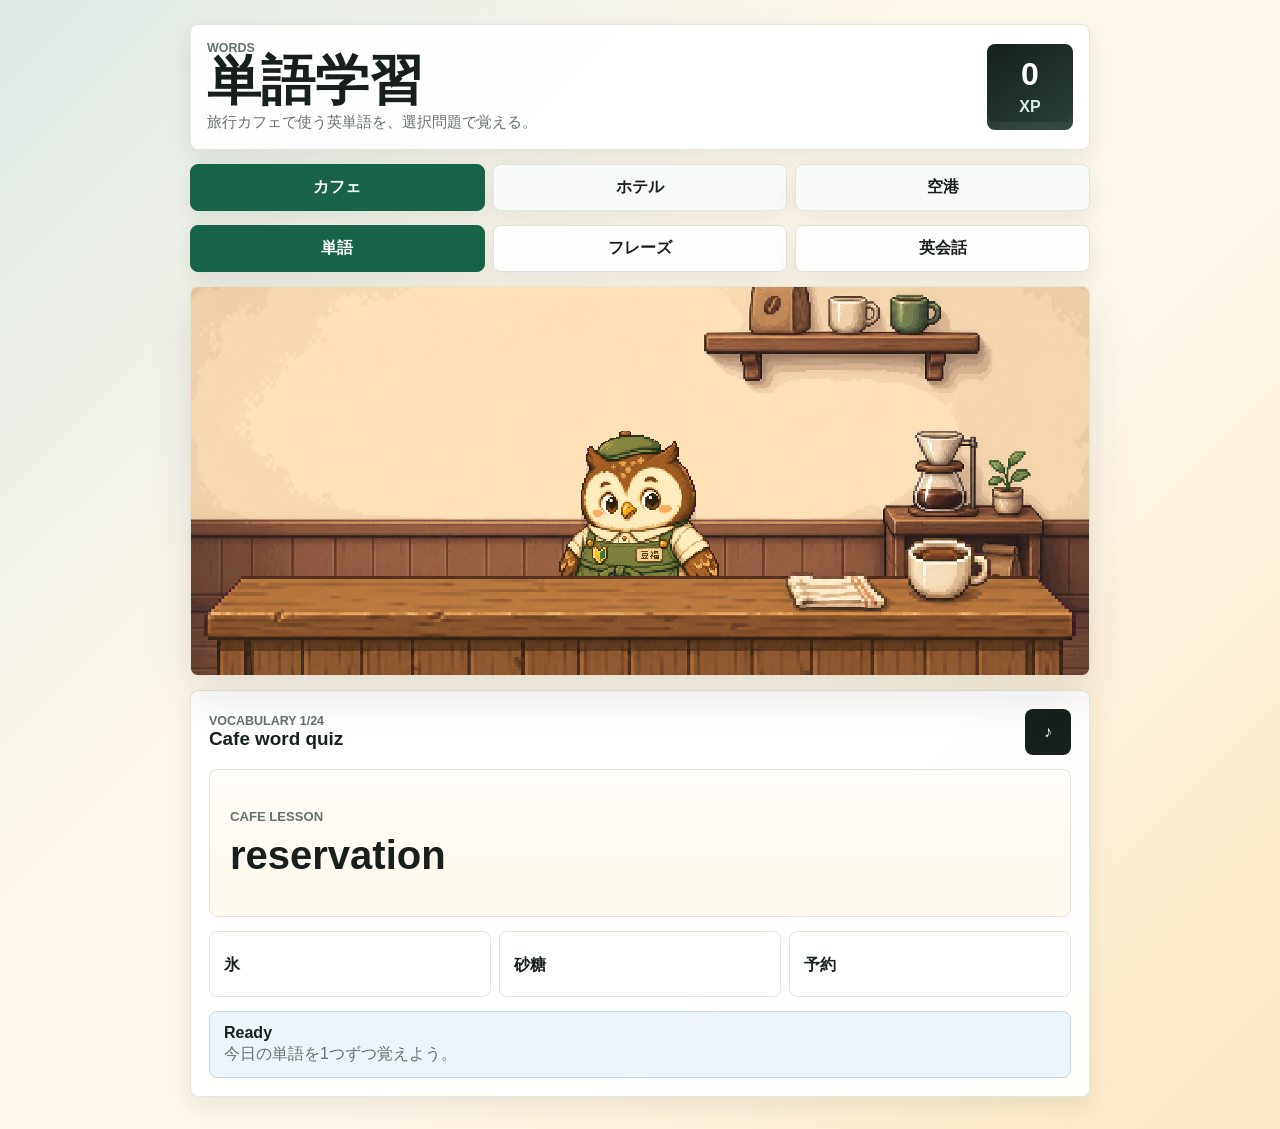
<file: index.html>
<!doctype html>
<html lang="ja">
  <head>
    <meta charset="utf-8" />
    <meta name="viewport" content="width=device-width, initial-scale=1" />
    <title>TripTalk Cafe - Words</title>
    <link rel="stylesheet" href="styles.css?v=hide-vocab-input" />
  </head>
  <body data-area="cafe" data-mode="vocabulary">
    <main class="app-shell">
      <section class="main-panel" aria-label="Cafe vocabulary lesson">
        <header class="topbar">
          <div>
            <p class="kicker">Words</p>
            <h1>単語学習</h1>
            <p class="topbar-copy">旅行カフェで使う英単語を、選択問題で覚える。</p>
          </div>
          <div class="xp-badge" aria-label="Total XP">
            <strong id="totalXp">0</strong>
            <span>XP</span>
          </div>
        </header>

        <nav class="area-nav" aria-label="Travel areas">
          <a class="active" href="index.html">カフェ</a>
          <a href="hotel.html">ホテル</a>
          <a href="airport.html">空港</a>
        </nav>

        <nav class="mode-nav" aria-label="Learning pages">
          <a class="active" href="index.html">単語</a>
          <a href="phrases.html">フレーズ</a>
          <a href="roleplay.html">英会話</a>
        </nav>

        <section class="cafe-stage" id="cafeStage" aria-label="Cafe room">
          <img id="interiorBack" class="interior-layer interior-back" src="assets/interiors/cafe/cafe-lv1-back.png" alt="" />
          <div class="barista" id="barista" aria-label="Mamefuku character">
            <img id="mamefukuImage" class="mamefuku-image" src="assets/characters/mamefuku/mamefuku-lv1.png" alt="Mamefuku cafe apprentice" />
          </div>
          <img id="interiorFront" class="interior-layer interior-front" src="assets/interiors/cafe/cafe-lv1-front.png" alt="" />
        </section>

        <section class="lesson-card">
          <div class="lesson-head">
            <div>
              <p class="label" id="modeLabel">Vocabulary</p>
              <h2 id="promptTitle">Cafe word quiz</h2>
            </div>
            <button class="icon-button" id="soundButton" type="button" aria-label="Read English aloud" title="Read English aloud">
              <span aria-hidden="true">♪</span>
            </button>
          </div>

          <div class="question-box" id="questionBox" aria-live="polite"></div>

          <form class="answer-form" id="answerForm">
            <label for="answerInput" id="answerLabel">Your answer</label>
            <div class="answer-row">
              <input id="answerInput" name="answer" autocomplete="off" placeholder="Type your answer..." />
              <button type="submit">Send</button>
            </div>
          </form>

          <div class="choice-grid" id="choiceGrid" aria-label="Answer choices"></div>

          <section class="feedback" id="feedback" aria-live="polite">
            <strong>Ready</strong>
            <span>今日の単語を1つずつ覚えよう。</span>
          </section>
        </section>
      </section>
    </main>

    <script src="app.js?v=lesson-content-2"></script>
  </body>
</html>
</file>
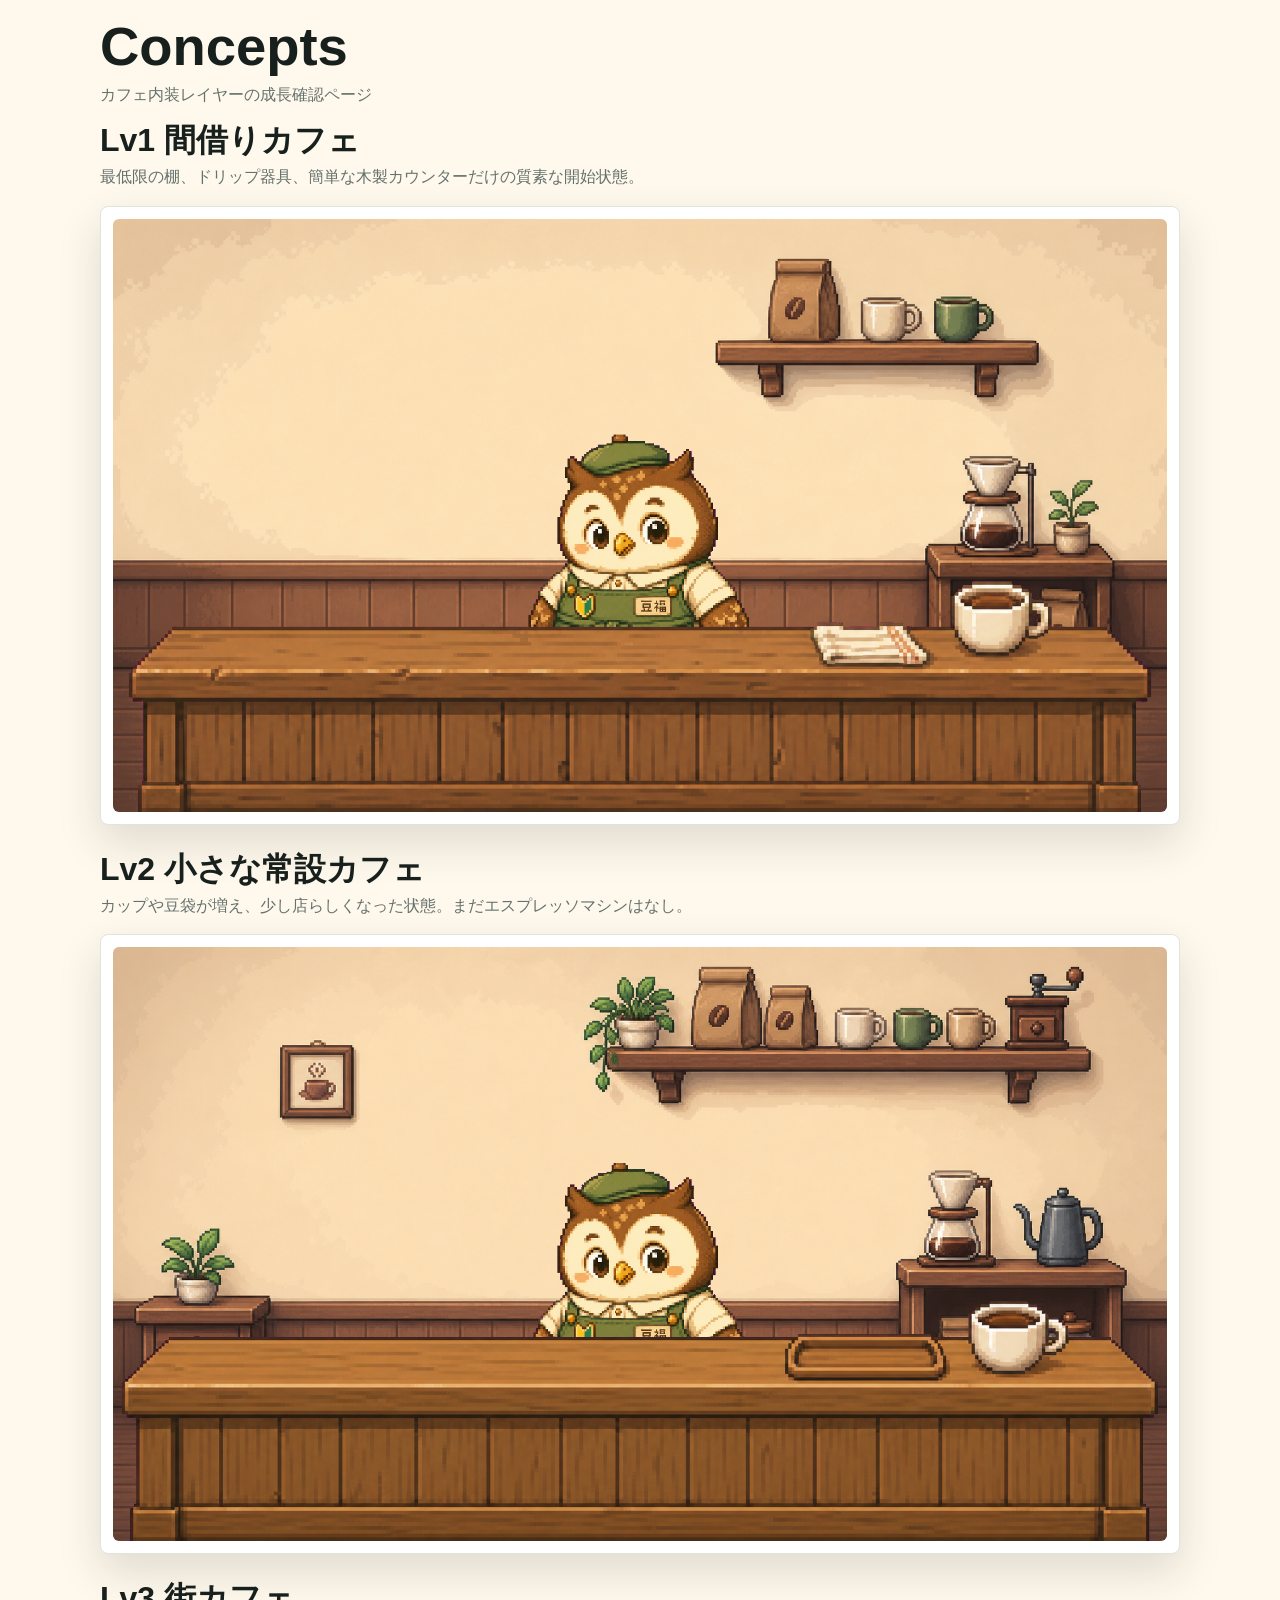
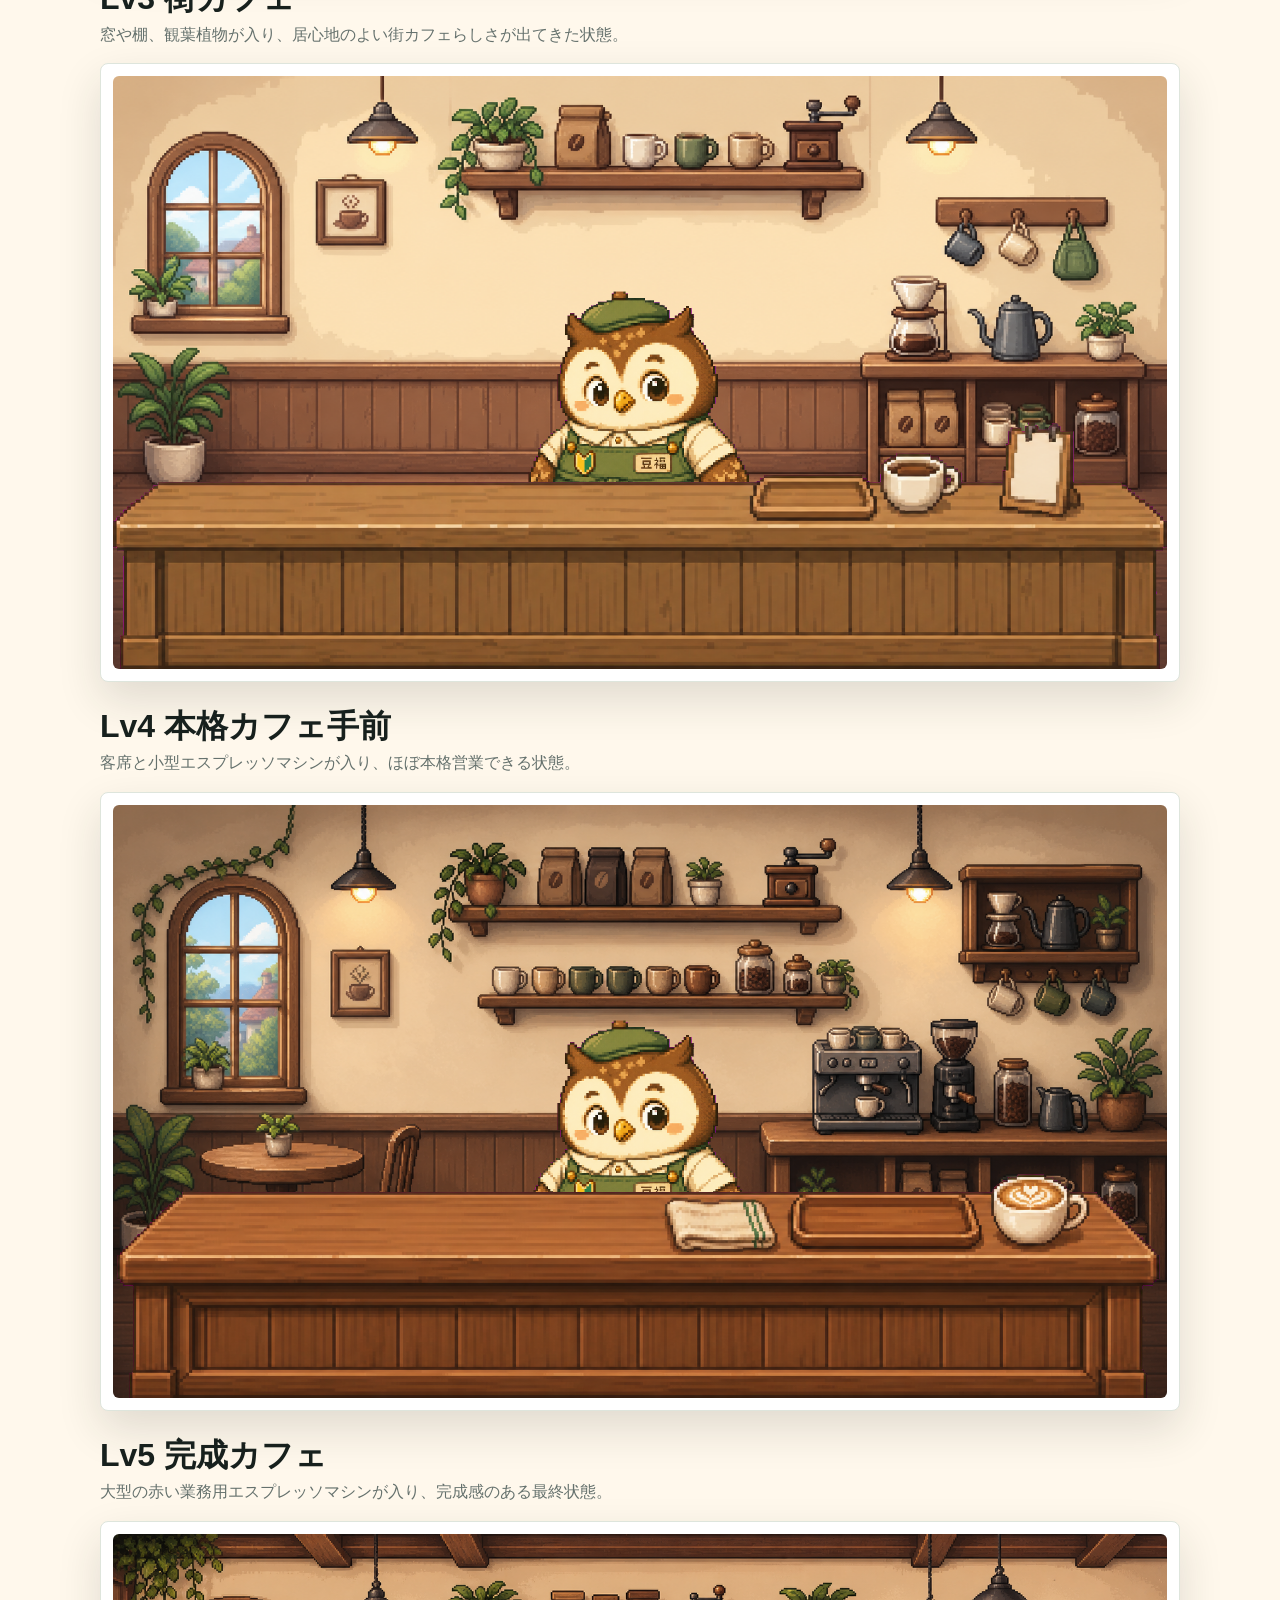
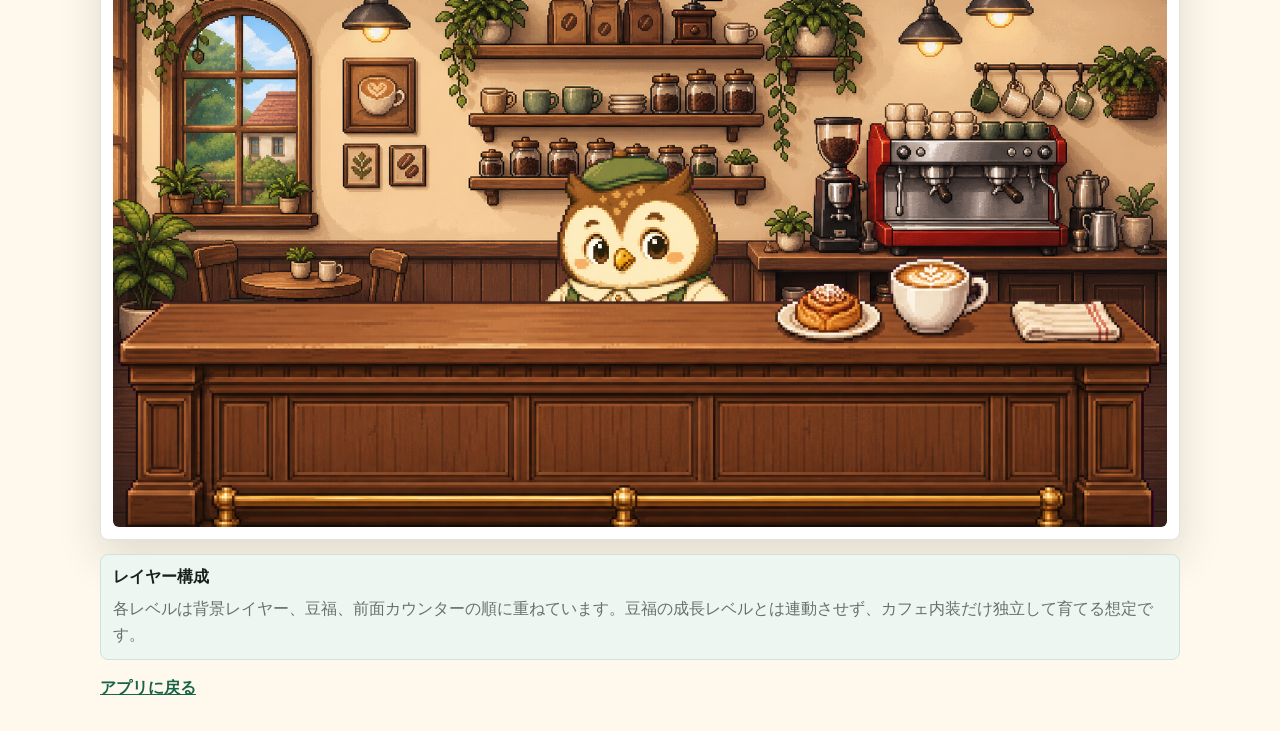
<file: concepts.html>
<!doctype html>
<html lang="ja">
  <head>
    <meta charset="utf-8" />
    <meta name="viewport" content="width=device-width, initial-scale=1" />
    <title>TripTalk Concepts</title>
    <style>
      :root {
        color-scheme: light;
        --ink: #17201d;
        --muted: #65716d;
        --paper: #fff8ec;
        --line: #dee5dc;
        --green: #176449;
      }

      * {
        box-sizing: border-box;
      }

      body {
        margin: 0;
        min-height: 100vh;
        font-family: "Yu Gothic UI", "Hiragino Kaku Gothic ProN", Meiryo, sans-serif;
        color: var(--ink);
        background: var(--paper);
      }

      main {
        width: min(1080px, calc(100% - 24px));
        margin: 0 auto;
        padding: 20px 0 32px;
      }

      header,
      .section-heading {
        display: flex;
        align-items: end;
        justify-content: space-between;
        gap: 16px;
        margin-bottom: 16px;
      }

      h1,
      h2 {
        margin: 0;
        line-height: 1;
      }

      h1 {
        font-size: clamp(1.8rem, 7vw, 3.4rem);
      }

      h2 {
        font-size: clamp(1.25rem, 5vw, 2rem);
      }

      p {
        margin: 8px 0 0;
        color: var(--muted);
        line-height: 1.6;
      }

      a {
        color: var(--green);
        font-weight: 800;
      }

      .concept-card {
        background: white;
        border: 1px solid var(--line);
        border-radius: 8px;
        padding: 12px;
        box-shadow: 0 18px 44px rgba(36, 43, 38, 0.14);
      }

      .concept-card + .section-heading,
      .note + .section-heading {
        margin-top: 28px;
      }

      .concept-card img {
        display: block;
        width: 100%;
        height: auto;
        border-radius: 6px;
        background: #111;
      }

      .note {
        margin-top: 14px;
        padding: 12px;
        border-radius: 8px;
        background: #eef6f1;
        border: 1px solid #cfe4d7;
      }

      .back {
        display: inline-block;
        margin-top: 18px;
      }
    </style>
  </head>
  <body>
    <main>
      <header>
        <div>
          <h1>Concepts</h1>
          <p>カフェ内装レイヤーの成長確認ページ</p>
        </div>
      </header>

      <div class="section-heading">
        <div>
          <h2>Lv1 間借りカフェ</h2>
          <p>最低限の棚、ドリップ器具、簡単な木製カウンターだけの質素な開始状態。</p>
        </div>
      </div>
      <section class="concept-card">
        <img src="assets/concepts/cafe-lv1-layer-preview.png" alt="Cafe level 1 layer preview" />
      </section>

      <div class="section-heading">
        <div>
          <h2>Lv2 小さな常設カフェ</h2>
          <p>カップや豆袋が増え、少し店らしくなった状態。まだエスプレッソマシンはなし。</p>
        </div>
      </div>
      <section class="concept-card">
        <img src="assets/concepts/cafe-lv2-layer-preview.png" alt="Cafe level 2 layer preview" />
      </section>

      <div class="section-heading">
        <div>
          <h2>Lv3 街カフェ</h2>
          <p>窓や棚、観葉植物が入り、居心地のよい街カフェらしさが出てきた状態。</p>
        </div>
      </div>
      <section class="concept-card">
        <img src="assets/concepts/cafe-lv3-layer-preview.png" alt="Cafe level 3 layer preview" />
      </section>

      <div class="section-heading">
        <div>
          <h2>Lv4 本格カフェ手前</h2>
          <p>客席と小型エスプレッソマシンが入り、ほぼ本格営業できる状態。</p>
        </div>
      </div>
      <section class="concept-card">
        <img src="assets/concepts/cafe-lv4-layer-preview.png" alt="Cafe level 4 layer preview" />
      </section>

      <div class="section-heading">
        <div>
          <h2>Lv5 完成カフェ</h2>
          <p>大型の赤い業務用エスプレッソマシンが入り、完成感のある最終状態。</p>
        </div>
      </div>
      <section class="concept-card">
        <img src="assets/concepts/cafe-lv5-layer-preview.png" alt="Cafe level 5 layer preview" />
      </section>

      <section class="note">
        <strong>レイヤー構成</strong>
        <p>各レベルは背景レイヤー、豆福、前面カウンターの順に重ねています。豆福の成長レベルとは連動させず、カフェ内装だけ独立して育てる想定です。</p>
      </section>

      <a class="back" href="index.html">アプリに戻る</a>
    </main>
  </body>
</html>
</file>
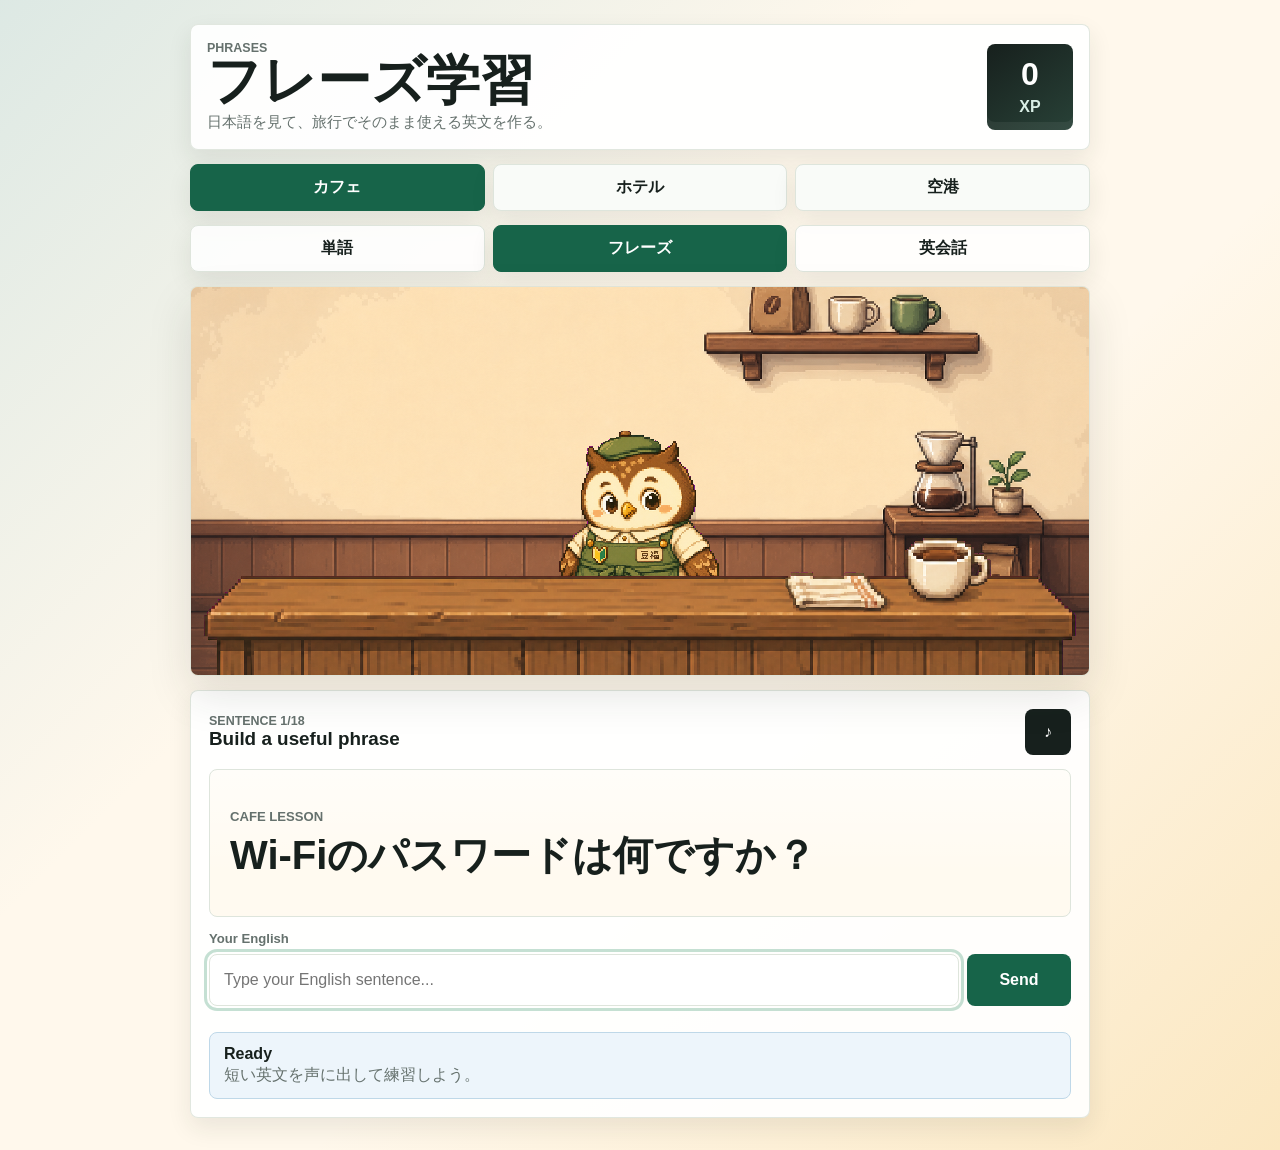
<file: phrases.html>
<!doctype html>
<html lang="ja">
  <head>
    <meta charset="utf-8" />
    <meta name="viewport" content="width=device-width, initial-scale=1" />
    <title>TripTalk Cafe - Phrases</title>
    <link rel="stylesheet" href="styles.css?v=hide-vocab-input" />
  </head>
  <body data-area="cafe" data-mode="sentence">
    <main class="app-shell">
      <section class="main-panel" aria-label="Cafe phrase lesson">
        <header class="topbar">
          <div>
            <p class="kicker">Phrases</p>
            <h1>フレーズ学習</h1>
            <p class="topbar-copy">日本語を見て、旅行でそのまま使える英文を作る。</p>
          </div>
          <div class="xp-badge" aria-label="Total XP">
            <strong id="totalXp">0</strong>
            <span>XP</span>
          </div>
        </header>

        <nav class="area-nav" aria-label="Travel areas">
          <a class="active" href="index.html">カフェ</a>
          <a href="hotel.html">ホテル</a>
          <a href="airport.html">空港</a>
        </nav>

        <nav class="mode-nav" aria-label="Learning pages">
          <a href="index.html">単語</a>
          <a class="active" href="phrases.html">フレーズ</a>
          <a href="roleplay.html">英会話</a>
        </nav>

        <section class="cafe-stage" id="cafeStage" aria-label="Cafe room">
          <img id="interiorBack" class="interior-layer interior-back" src="assets/interiors/cafe/cafe-lv1-back.png" alt="" />
          <div class="barista" id="barista" aria-label="Mamefuku character">
            <img id="mamefukuImage" class="mamefuku-image" src="assets/characters/mamefuku/mamefuku-lv1.png" alt="Mamefuku cafe apprentice" />
          </div>
          <img id="interiorFront" class="interior-layer interior-front" src="assets/interiors/cafe/cafe-lv1-front.png" alt="" />
        </section>

        <section class="lesson-card">
          <div class="lesson-head">
            <div>
              <p class="label" id="modeLabel">Sentence</p>
              <h2 id="promptTitle">Build a useful phrase</h2>
            </div>
            <button class="icon-button" id="soundButton" type="button" aria-label="Read English aloud" title="Read English aloud">
              <span aria-hidden="true">♪</span>
            </button>
          </div>

          <div class="question-box" id="questionBox" aria-live="polite"></div>

          <form class="answer-form" id="answerForm">
            <label for="answerInput" id="answerLabel">Your English</label>
            <div class="answer-row">
              <input id="answerInput" name="answer" autocomplete="off" placeholder="Type your English sentence..." />
              <button type="submit">Send</button>
            </div>
          </form>

          <div class="choice-grid" id="choiceGrid" aria-label="Answer choices"></div>

          <section class="feedback" id="feedback" aria-live="polite">
            <strong>Ready</strong>
            <span>短い英文を声に出して練習しよう。</span>
          </section>
        </section>
      </section>
    </main>

    <script src="app.js?v=lesson-content-2"></script>
  </body>
</html>
</file>
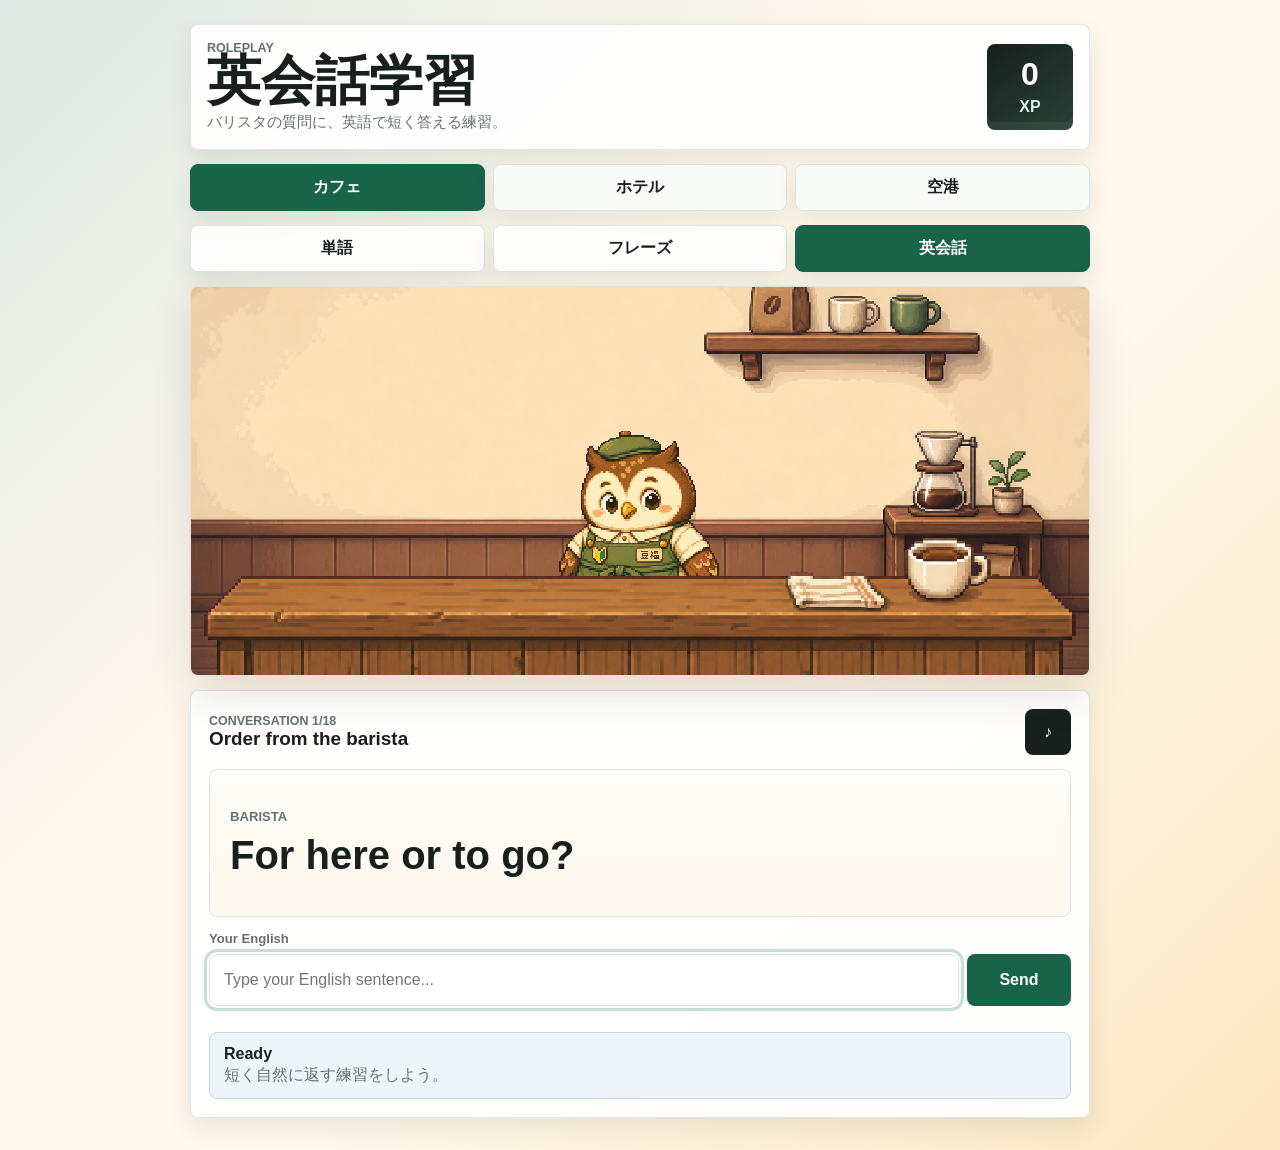
<file: roleplay.html>
<!doctype html>
<html lang="ja">
  <head>
    <meta charset="utf-8" />
    <meta name="viewport" content="width=device-width, initial-scale=1" />
    <title>TripTalk Cafe - Roleplay</title>
    <link rel="stylesheet" href="styles.css?v=hide-vocab-input" />
  </head>
  <body data-area="cafe" data-mode="conversation">
    <main class="app-shell">
      <section class="main-panel" aria-label="Cafe conversation lesson">
        <header class="topbar">
          <div>
            <p class="kicker">Roleplay</p>
            <h1>英会話学習</h1>
            <p class="topbar-copy">バリスタの質問に、英語で短く答える練習。</p>
          </div>
          <div class="xp-badge" aria-label="Total XP">
            <strong id="totalXp">0</strong>
            <span>XP</span>
          </div>
        </header>

        <nav class="area-nav" aria-label="Travel areas">
          <a class="active" href="index.html">カフェ</a>
          <a href="hotel.html">ホテル</a>
          <a href="airport.html">空港</a>
        </nav>

        <nav class="mode-nav" aria-label="Learning pages">
          <a href="index.html">単語</a>
          <a href="phrases.html">フレーズ</a>
          <a class="active" href="roleplay.html">英会話</a>
        </nav>

        <section class="cafe-stage" id="cafeStage" aria-label="Cafe room">
          <img id="interiorBack" class="interior-layer interior-back" src="assets/interiors/cafe/cafe-lv1-back.png" alt="" />
          <div class="barista" id="barista" aria-label="Mamefuku character">
            <img id="mamefukuImage" class="mamefuku-image" src="assets/characters/mamefuku/mamefuku-lv1.png" alt="Mamefuku cafe apprentice" />
          </div>
          <img id="interiorFront" class="interior-layer interior-front" src="assets/interiors/cafe/cafe-lv1-front.png" alt="" />
        </section>

        <section class="lesson-card">
          <div class="lesson-head">
            <div>
              <p class="label" id="modeLabel">Conversation</p>
              <h2 id="promptTitle">Order from the barista</h2>
            </div>
            <button class="icon-button" id="soundButton" type="button" aria-label="Read English aloud" title="Read English aloud">
              <span aria-hidden="true">♪</span>
            </button>
          </div>

          <div class="question-box" id="questionBox" aria-live="polite"></div>

          <form class="answer-form" id="answerForm">
            <label for="answerInput" id="answerLabel">Your English</label>
            <div class="answer-row">
              <input id="answerInput" name="answer" autocomplete="off" placeholder="Type your reply..." />
              <button type="submit">Send</button>
            </div>
          </form>

          <div class="choice-grid" id="choiceGrid" aria-label="Answer choices"></div>

          <section class="feedback" id="feedback" aria-live="polite">
            <strong>Ready</strong>
            <span>短く自然に返す練習をしよう。</span>
          </section>
        </section>
      </section>
    </main>

    <script src="app.js?v=lesson-content-2"></script>
  </body>
</html>
</file>
<file: styles.css>
:root {
  color-scheme: light;
  --ink: #17201d;
  --muted: #65716d;
  --paper: #fff8ec;
  --surface: #ffffff;
  --line: #dee5dc;
  --green: #2f8f67;
  --green-dark: #176449;
  --green-soft: #e8f5ee;
  --rose: #d96563;
  --sky: #9bcbd4;
  --gold: #efb642;
  --coffee: #6f4d38;
  --cream: #f6e0b8;
  --shadow: 0 18px 44px rgba(36, 43, 38, 0.13);
  --shadow-soft: 0 10px 24px rgba(36, 43, 38, 0.09);
}

* {
  box-sizing: border-box;
}

[hidden] {
  display: none !important;
}

body {
  margin: 0;
  min-height: 100vh;
  font-family: Inter, "Yu Gothic UI", "Hiragino Kaku Gothic ProN", Meiryo, sans-serif;
  color: var(--ink);
  background:
    linear-gradient(135deg, rgba(155, 203, 212, 0.34), transparent 38%),
    linear-gradient(315deg, rgba(239, 182, 66, 0.26), transparent 40%),
    var(--paper);
}

button,
input {
  font: inherit;
}

button {
  border: 0;
  cursor: pointer;
}

button:focus-visible,
input:focus-visible {
  outline: 3px solid rgba(47, 143, 103, 0.28);
  outline-offset: 2px;
}

.app-shell {
  width: min(900px, calc(100% - 32px));
  min-height: 100vh;
  margin: 0 auto;
  padding: 24px 0 32px;
  display: grid;
  grid-template-columns: 1fr;
  gap: 14px;
  align-items: start;
}

.main-panel,
.side-panel {
  display: grid;
  gap: 14px;
}

.topbar,
.cafe-stage,
.progress-board,
.lesson-card,
.side-card {
  background: rgba(255, 255, 255, 0.92);
  border: 1px solid rgba(222, 229, 220, 0.9);
  border-radius: 8px;
  box-shadow: var(--shadow-soft);
}

.topbar {
  min-height: 82px;
  padding: 16px;
  display: flex;
  align-items: center;
  justify-content: space-between;
  gap: 16px;
}

.kicker,
.label {
  margin: 0;
  color: var(--muted);
  font-size: 0.78rem;
  font-weight: 850;
  letter-spacing: 0;
  text-transform: uppercase;
}

h1,
h2,
p {
  margin-top: 0;
}

h1 {
  margin-bottom: 6px;
  font-size: clamp(2rem, 4.2vw, 3.6rem);
  line-height: 0.95;
}

h2 {
  margin-bottom: 0;
  font-size: 1.18rem;
  line-height: 1.2;
}

.topbar-copy {
  margin: 0;
  color: var(--muted);
  font-size: 0.92rem;
  line-height: 1.45;
}

.xp-badge {
  min-width: 86px;
  aspect-ratio: 1;
  padding: 10px;
  border-radius: 8px;
  background: linear-gradient(145deg, var(--ink), #284137);
  color: white;
  display: grid;
  place-items: center;
  text-align: center;
  box-shadow: inset 0 -8px 0 rgba(255, 255, 255, 0.06);
}

.xp-badge strong {
  font-size: 2rem;
  line-height: 1;
}

.xp-badge span {
  color: #d9eee5;
  font-weight: 850;
}

.cafe-stage {
  position: relative;
  height: clamp(260px, 48vw, 390px);
  overflow: hidden;
  background: #f7dfb6;
  box-shadow: var(--shadow);
}

.interior-layer {
  position: absolute;
  inset: 0;
  display: block;
  width: 100%;
  height: 100%;
  object-fit: cover;
  image-rendering: pixelated;
  pointer-events: none;
}

.interior-back {
  z-index: 1;
}

.interior-front {
  z-index: 3;
}

.cafe-stage.is-upgrading .interior-layer,
.cafe-stage.is-upgrading .mamefuku-image {
  animation: upgrade-pop 850ms ease;
}

.cafe-stage.is-upgrading::after {
  content: "";
  position: absolute;
  inset: 0;
  z-index: 5;
  pointer-events: none;
  background:
    radial-gradient(circle at 50% 44%, rgba(255, 255, 255, 0.7), transparent 30%),
    radial-gradient(circle at 22% 24%, rgba(239, 182, 66, 0.42), transparent 18%),
    radial-gradient(circle at 82% 26%, rgba(47, 143, 103, 0.32), transparent 18%);
  animation: upgrade-flash 850ms ease forwards;
}

.barista {
  position: absolute;
  left: 50%;
  top: 31%;
  width: clamp(150px, 31%, 236px);
  aspect-ratio: 1;
  transform: translateX(-50%);
  display: grid;
  place-items: end center;
  z-index: 2;
}

.mamefuku-image {
  display: block;
  width: 100%;
  height: 100%;
  object-fit: contain;
  image-rendering: pixelated;
  filter: drop-shadow(0 14px 0 rgba(63, 43, 31, 0.16));
}

.stage-label {
  position: absolute;
  left: 18px;
  bottom: 16px;
  z-index: 4;
  max-width: min(320px, calc(100% - 36px));
  padding: 10px 12px;
  border-radius: 8px;
  background: rgba(255, 255, 255, 0.92);
  border: 1px solid rgba(23, 32, 29, 0.16);
  box-shadow: 0 8px 18px rgba(36, 43, 38, 0.13);
}

.stage-label span,
.stage-label strong {
  display: block;
}

.stage-label span {
  color: var(--muted);
  font-size: 0.78rem;
  font-weight: 850;
}

.area-nav,
.mode-nav {
  display: grid;
  grid-template-columns: repeat(3, 1fr);
  gap: 8px;
}

.area-nav a,
.mode-nav a {
  min-height: 46px;
  padding: 12px;
  border: 1px solid var(--line);
  border-radius: 8px;
  background: rgba(255, 255, 255, 0.86);
  color: var(--ink);
  font-weight: 900;
  text-align: center;
  text-decoration: none;
  box-shadow: var(--shadow-soft);
}

.area-nav a {
  min-height: 42px;
  background: #f9fbf8;
}

.area-nav a.active,
.mode-nav a.active {
  color: white;
  background: var(--green-dark);
  border-color: var(--green-dark);
}

.lesson-card,
.side-card {
  padding: 18px;
}

.lesson-head,
.section-head {
  display: flex;
  align-items: center;
  justify-content: space-between;
  gap: 12px;
}

.icon-button {
  width: 46px;
  height: 46px;
  border-radius: 8px;
  background: var(--ink);
  color: white;
  font-weight: 900;
  flex: 0 0 auto;
  display: grid;
  place-items: center;
}

.question-box {
  min-height: 148px;
  margin: 14px 0;
  padding: 18px 20px;
  border-radius: 8px;
  border: 1px solid var(--line);
  background:
    linear-gradient(180deg, rgba(255, 255, 255, 0.62), transparent 70%),
    #fffaf0;
  display: grid;
  align-content: center;
  gap: 10px;
}

.question-box .speaker {
  color: var(--muted);
  font-size: 0.82rem;
  font-weight: 850;
  text-transform: uppercase;
}

.question-box .prompt {
  font-size: clamp(1.55rem, 4vw, 2.5rem);
  font-weight: 900;
  line-height: 1.08;
}

.question-box .hint {
  color: var(--muted);
  line-height: 1.55;
}

.answer-form {
  display: grid;
  gap: 8px;
}

.answer-form label {
  color: var(--muted);
  font-size: 0.82rem;
  font-weight: 900;
}

.answer-row {
  display: grid;
  grid-template-columns: minmax(0, 1fr) 104px;
  gap: 8px;
}

.answer-row input {
  min-width: 0;
  min-height: 52px;
  padding: 13px 14px;
  border: 1px solid var(--line);
  border-radius: 8px;
  background: white;
  color: var(--ink);
}

.answer-row button,
.choice-grid button,
.side-card button {
  min-height: 52px;
  padding: 12px 14px;
  border-radius: 8px;
  background: var(--green-dark);
  color: white;
  font-weight: 900;
  transition: transform 140ms ease, box-shadow 140ms ease, border-color 140ms ease;
}

.answer-row button:hover,
.choice-grid button:hover,
.side-card button:hover {
  transform: translateY(-1px);
  box-shadow: var(--shadow-soft);
}

.choice-grid {
  display: grid;
  grid-template-columns: repeat(3, 1fr);
  gap: 8px;
  margin-top: 12px;
}

.choice-grid button {
  min-height: 66px;
  color: var(--ink);
  background: white;
  border: 1px solid var(--line);
  text-align: left;
  line-height: 1.35;
}

.choice-grid button:hover,
.choice-grid button:focus {
  border-color: var(--green);
  box-shadow: 0 0 0 3px rgba(47, 143, 103, 0.15);
}

.feedback {
  min-height: 62px;
  margin-top: 14px;
  padding: 12px 14px;
  border-radius: 8px;
  display: grid;
  gap: 2px;
  background: #edf5fb;
  border: 1px solid #bfd8e8;
}

.feedback.good {
  background: #eaf6ef;
  border-color: #bcdccb;
}

.feedback.level-up {
  background: #fff7da;
  border-color: #efcf74;
}

.feedback.try {
  background: #fff4e6;
  border-color: #efd0a8;
}

.feedback strong {
  display: block;
}

.feedback span {
  color: var(--muted);
}

.side-card {
  display: grid;
  gap: 12px;
}

.side-card p {
  color: var(--muted);
  line-height: 1.55;
  margin-bottom: 0;
}

.upgrade-list,
.phrase-list {
  display: grid;
  gap: 10px;
}

.upgrade-item,
.phrase-item {
  padding: 11px 12px;
  border-radius: 8px;
  border: 1px solid var(--line);
  background: #fbfdf8;
}

.upgrade-item.unlocked {
  border-color: #bcdccb;
  background: var(--green-soft);
}

.upgrade-item strong,
.upgrade-item span,
.phrase-item strong,
.phrase-item span {
  display: block;
}

.upgrade-item span,
.phrase-item span,
.empty-bank {
  margin-top: 4px;
  color: var(--muted);
  line-height: 1.5;
}

.section-head h2 {
  margin: 0;
}

.section-head button {
  color: var(--ink);
  background: #eef2ed;
  padding: 9px 12px;
}

@keyframes upgrade-pop {
  0% {
    transform: scale(1);
    filter: brightness(1);
  }

  38% {
    transform: scale(1.025);
    filter: brightness(1.14);
  }

  100% {
    transform: scale(1);
    filter: brightness(1);
  }
}

@keyframes upgrade-flash {
  0% {
    opacity: 0;
  }

  35% {
    opacity: 1;
  }

  100% {
    opacity: 0;
  }
}

@media (max-width: 920px) {
  .app-shell {
    grid-template-columns: 1fr;
  }
}

@media (max-width: 640px) {
  .app-shell {
    width: min(100% - 20px, 1180px);
    padding: 10px 0;
    gap: 12px;
  }

  .topbar {
    align-items: center;
    padding: 14px;
  }

  .xp-badge {
    min-width: 74px;
  }

  h1 {
    font-size: clamp(1.85rem, 11vw, 2.7rem);
  }

  .topbar-copy {
    font-size: 0.84rem;
  }

  .cafe-stage {
    height: min(300px, 76vw);
  }

  .barista {
    top: 31%;
    width: clamp(132px, 34%, 178px);
    transform: translateX(-50%);
  }

  .area-nav,
  .mode-nav,
  .choice-grid,
  .answer-row {
    grid-template-columns: 1fr;
  }

  .lesson-card,
  .side-card {
    padding: 14px;
  }

  .question-box {
    min-height: 132px;
    padding: 16px;
  }

  .choice-grid button,
  .answer-row button,
  .answer-row input {
    min-height: 50px;
  }
}
</file>
